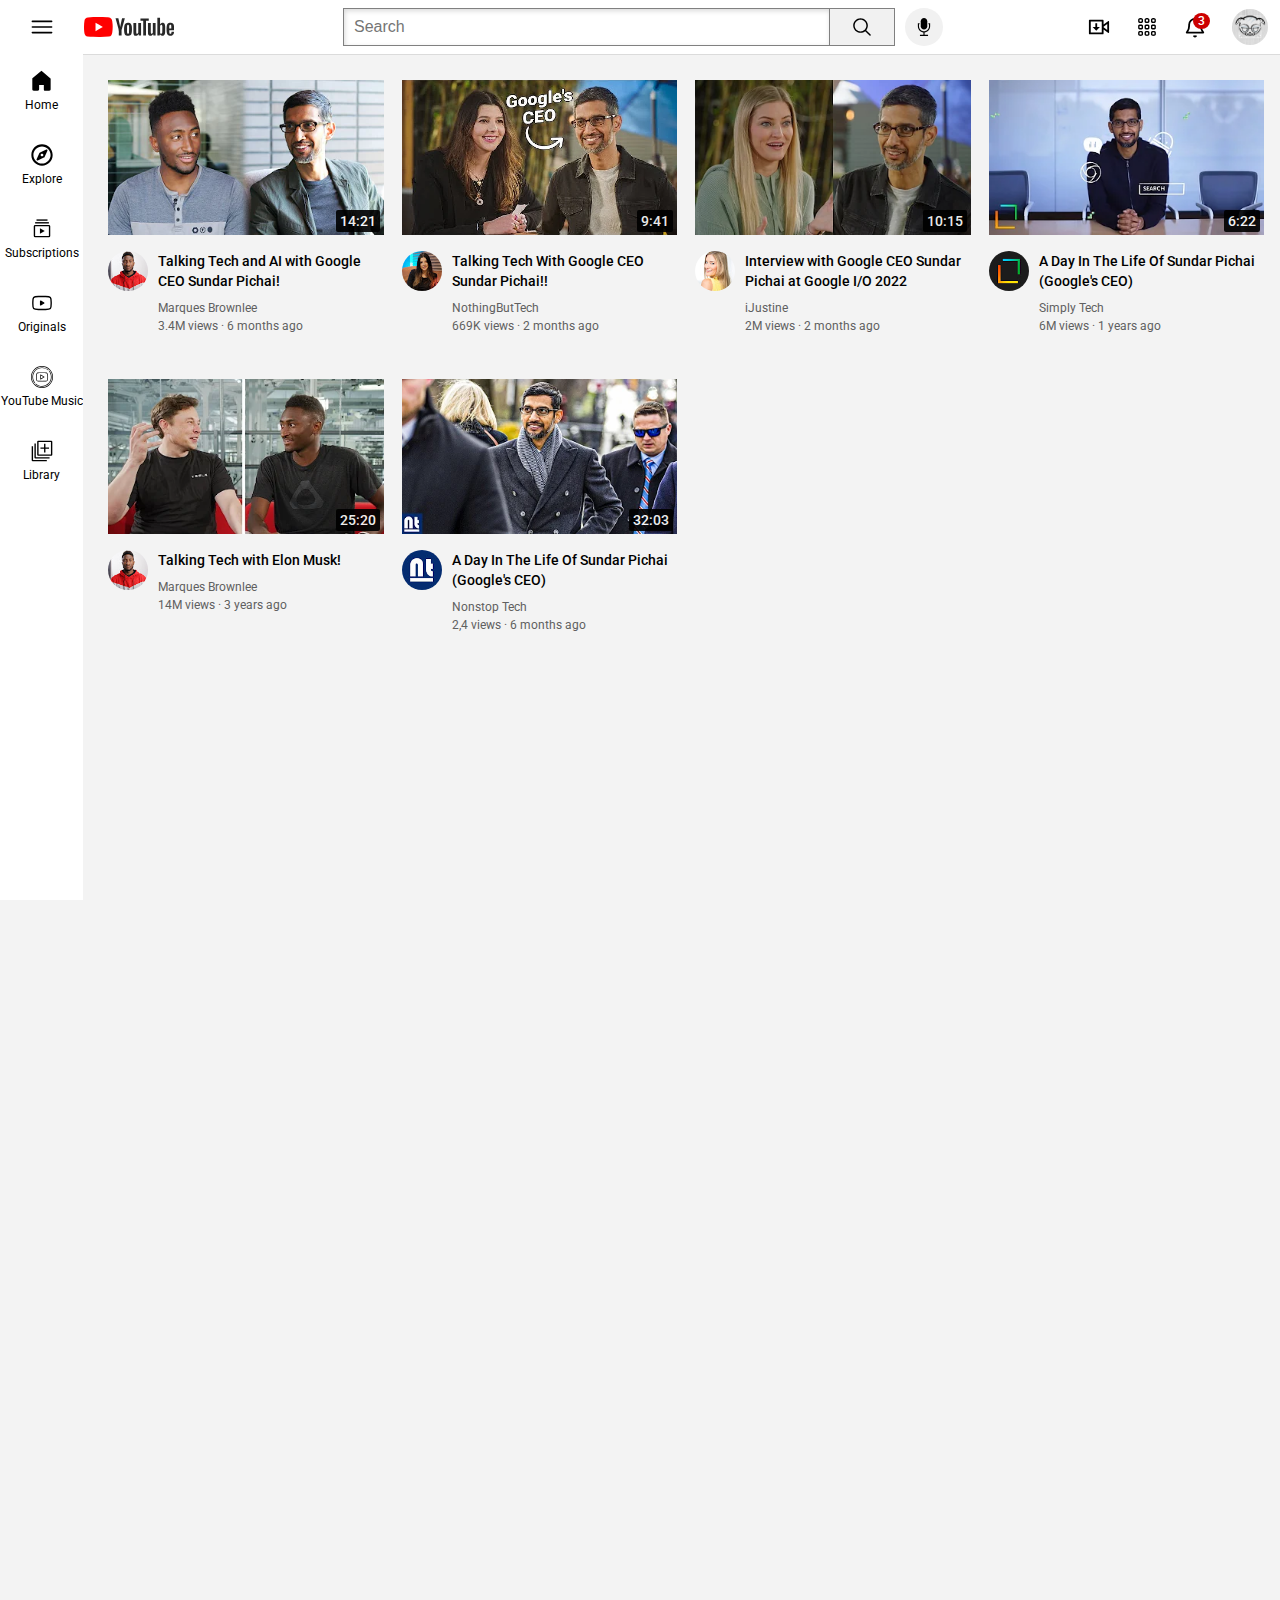
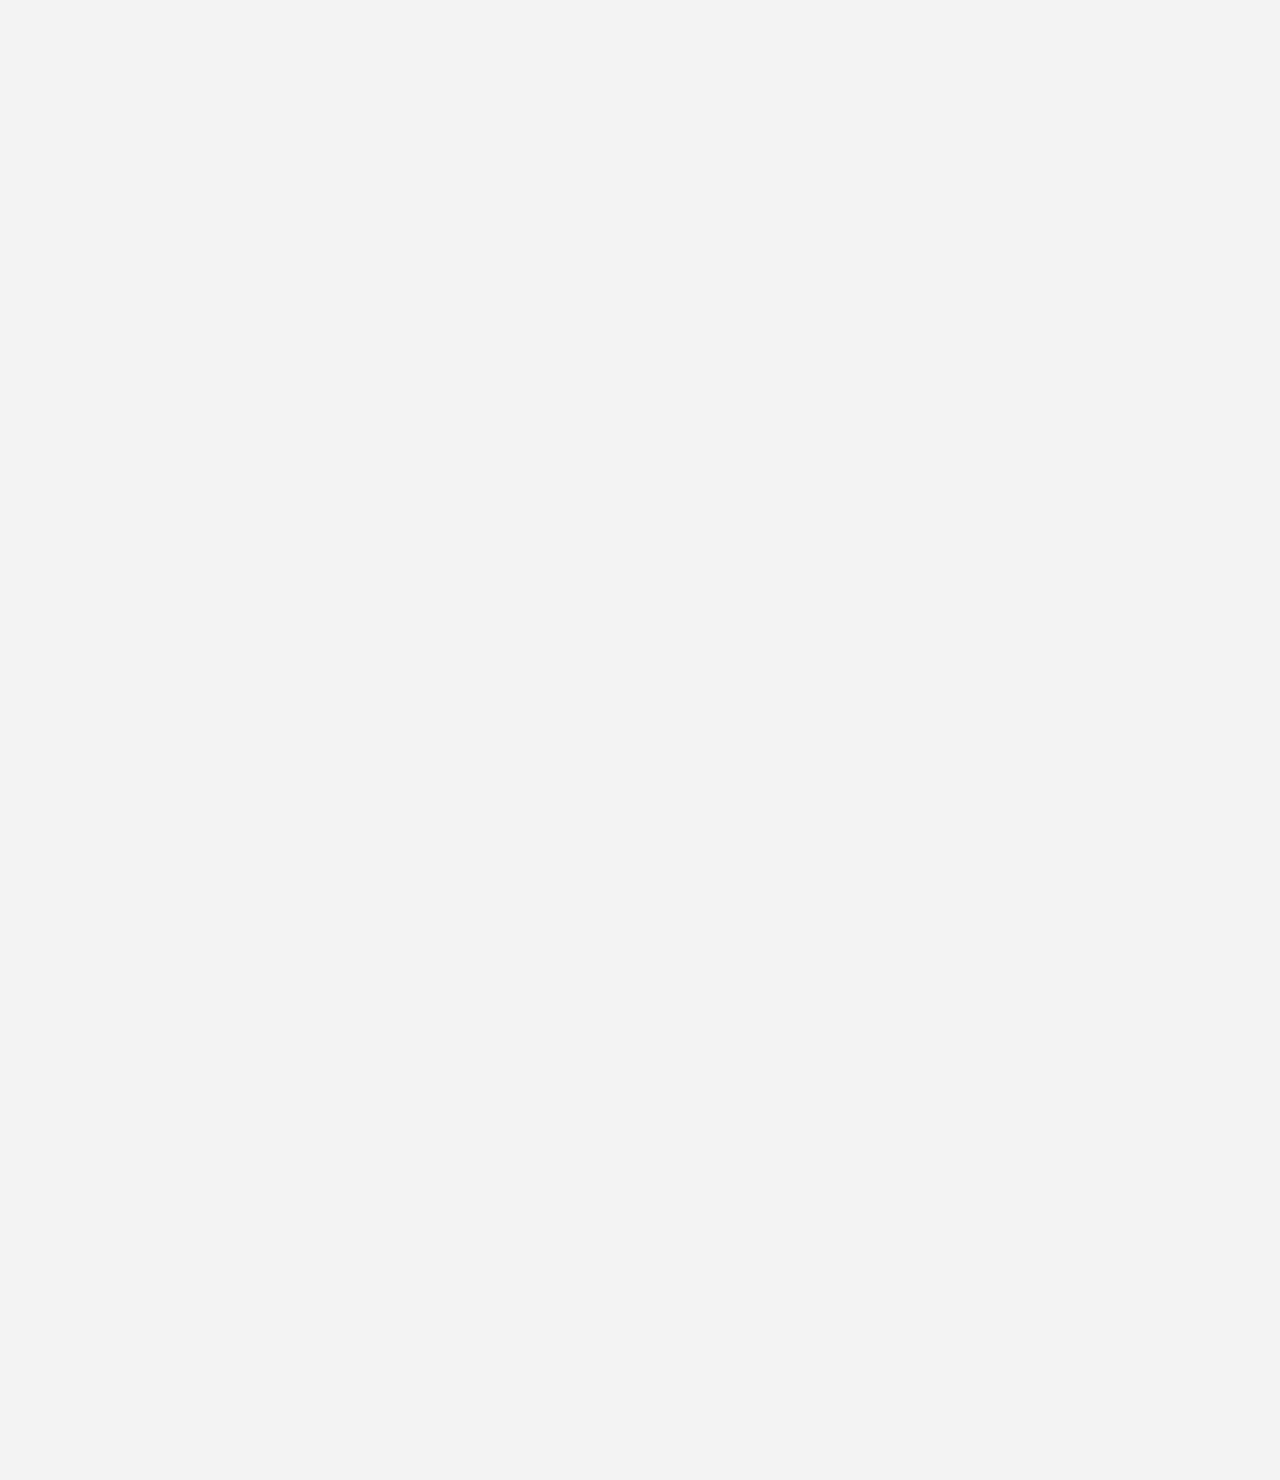
<file: index.html>
<!DOCTYPE html>
<html lang="en">
  <head>
    <meta charset="UTF-8" />
    <meta http-equiv="X-UA-Compatible" content="IE=edge" />
    <meta name="viewport" content="width=device-width, initial-scale=1.0" />
    <title>YouTube Clon</title>

    <link rel="preconnect" href="https://fonts.googleapis.com" />
    <link rel="preconnect" href="https://fonts.gstatic.com" crossorigin />
    <link
      href="https://fonts.googleapis.com/css2?family=Roboto:wght@400;500;700&display=swap"
      rel="stylesheet"
    />
    <link rel="stylesheet" href="styles/general.css" />
    <link rel="stylesheet" href="styles/header.css" />
    <link rel="stylesheet" href="styles/videoblock.css" />
    <link rel="stylesheet" href="styles/sidebar.css" />
  </head>
  <body>
    <header>
      <nav class="header-box">
        <div class="header-left">
          <img
            class="hamburger-menu"
            src="icons/hamburger-menu.svg"
            alt="hamburger-menu"
          />
          <img
            class="youtube-logo"
            src="icons/youtube-logo.svg"
            alt="youtube-logo"
          />
        </div>
        <div class="header-center">
          <input class="search-text" type="test" placeholder="Search" />
          <button class="button-search">
            <img class="search-icon" src="icons/search.svg" alt="search" />
            <div class="tooltip">Search</div>
          </button>
          <button class="button-microphone">
            <img
              class="microphone-icon"
              src="icons/microphone.svg"
              alt="microphone"
            />
            <div class="tooltip">Voice search</div>
          </button>
        </div>
        <div class="header-right">
          <img
            class="video-download-icon"
            src="icons/video-download.svg"
            alt="video-download"
          />
          <img class="apps-icons" src="icons/apps.svg" alt="apps" />
          <div class="nitfication-bell-icon-container">
            <img
              class="notification-bell-icon"
              src="icons/notification-bell.svg"
              alt="notification-bell"
            />
            <div class="nitfication-count">3</div>
          </div>
          <img
            class="iconsMyLogo"
            src="channel-pictures/iconsMyLogo.jpg"
            alt="iconsMyLogo"
          />
        </div>
      </div>

      <div class="sidebar">
        <div class="sidebar-link">
          <img class="iconsHome" src="icons/home.svg" alt="Home" />
          <div>Home</div>
        </div>
        <div class="sidebar-link">
          <img class="iconsExplore" src="icons/compass.svg" alt="Explore" />
          <div>Explore</div>
        </div>
        <div class="sidebar-link">
          <img
            class="iconsSubscriptions"
            src="icons/subscr.svg"
            alt="Subscriptions"
          />
          <div>Subscriptions</div>
        </div>
        <div class="sidebar-link">
          <img
            class="iconsOriginals"
            src="icons/youtube-originals.svg"
            alt="Originals"
          />
          <div>Originals</div>
        </div>
        <div class="sidebar-link">
          <img
            class="iconsYouTubeMusic"
            src="icons/youtube-music.svg"
            alt="Youtube Music"
          />
          <div>YouTube Music</div>
        </div>
        <div class="sidebar-link">
          <img class="iconsLibrary" src="icons/library.svg" alt="Library" />
          <div>Library</div>
        </div>
      </nav>
    </header>

    <main>
      <section class="all-grid">
        <div class="video-block-preview">
          <div class="thumbnail-row">
            <img
              class="thumbnail1"
              src="channel-pictures/thumbnail1.webp"
              alt="images1"
            />
            <div class="thumbnail-row-time">14:21</div>
          </div>
          <div class="photo-title-box">
            <div class="previewphoto-box">
              <img
                class="preview-photo1"
                src="channel-pictures/previewphoto1.jpg"
                alt="previewphoto1"
              />
            </div>
            <div class="videotitle-box">
              <p class="video-title">
                Talking Tech and AI with Google CEO Sundar Pichai!
              </p>
              <p class="video-author">Marques Brownlee</p>
              <p class="video-stats">3.4M views &#183; 6 months ago</p>
            </div>
          </div>
        </div>

        <div class="video-block-preview">
          <div class="thumbnail-row">
            <img
              class="thumbnail2"
              src="channel-pictures/thumbnail2.webp"
              alt="images2"
            />
            <div class="thumbnail-row-time">9:41</div>
          </div>
          <div class="photo-title-box">
            <div class="previewphoto-box">
              <img
                class="preview-photo2"
                src="channel-pictures/previewphoto2.jpg"
                alt="previewphoto2"
              />
            </div>
            <div class="videotitle-box">
              <p class="video-title">
                Talking Tech With Google CEO Sundar Pichai!!
              </p>
              <p class="video-author">NothingButTech</p>
              <p class="video-stats">669K views &#183; 2 months ago</p>
            </div>
          </div>
        </div>

        <div class="video-block-preview">
          <div class="thumbnail-row">
            <img
              class="thumbnail3"
              src="channel-pictures/thumbnail3.webp"
              alt="images3"
            />
            <div class="thumbnail-row-time">10:15</div>
          </div>
          <div class="photo-title-box">
            <div class="previewphoto-box">
              <img
                class="preview-photo2"
                src="channel-pictures/previewphoto3.jpg"
                alt="previewphoto3"
              />
            </div>
            <div class="videotitle-box">
              <p class="video-title">
                Interview with Google CEO Sundar Pichai at Google I/O 2022
              </p>
              <p class="video-author">iJustine</p>
              <p class="video-stats">2M views &#183; 2 months ago</p>
            </div>
          </div>
        </div>

        <div class="video-block-preview">
          <div class="thumbnail-row">
            <img
              class="thumbnail4"
              src="channel-pictures/thumbnail4.webp"
              alt="images4"
            />
            <div class="thumbnail-row-time">6:22</div>
          </div>
          <div class="photo-title-box">
            <div class="previewphoto-box">
              <img
                class="preview-photo4"
                src="channel-pictures/previewphoto4.jpg"
                alt="previewphoto4"
              />
            </div>
            <div class="videotitle-box">
              <p class="video-title">
                A Day In The Life Of Sundar Pichai (Google's CEO)
              </p>
              <p class="video-author">Simply Tech</p>
              <p class="video-stats">6M views &#183; 1 years ago</p>
            </div>
          </div>
        </div>

        <div class="video-block-preview">
          <div class="thumbnail-row">
            <img
              class="thumbnail5"
              src="channel-pictures/thumbnail5.webp"
              alt="images5"
            />
            <div class="thumbnail-row-time">25:20</div>
          </div>
          <div class="photo-title-box">
            <div class="previewphoto-box">
              <img
                class="preview-photo5"
                src="channel-pictures/previewphoto5.jpg"
                alt="previewphoto5"
              />
            </div>
            <div class="videotitle-box">
              <p class="video-title">Talking Tech with Elon Musk!</p>
              <p class="video-author">Marques Brownlee</p>
              <p class="video-stats">14M views &#183; 3 years ago</p>
            </div>
          </div>
        </div>

        <div class="video-block-preview">
          <div class="thumbnail-row">
            <img
              class="thumbnail6"
              src="channel-pictures/thumbnail6.webp"
              alt="images6"
            />
            <div class="thumbnail-row-time">32:03</div>
          </div>
          <div class="photo-title-box">
            <div class="previewphoto-box">
              <img
                class="preview-photo6"
                src="channel-pictures/previewphoto6.jpg"
                alt="previewphoto6"
              />
            </div>
            <div class="videotitle-box">
              <p class="video-title">
                A Day In The Life Of Sundar Pichai (Google's CEO)
              </p>
              <p class="video-author">Nonstop Tech</p>
              <p class="video-stats">2,4 views &#183; 6 months ago</p>
            </div>
          </div>
        </div>
      </section>
    </main>
  </body>
</html>
</file>
<file: styles/general.css>
p {
    margin-top: 0;
    margin-bottom: 0;
  }
  body {
    font-family: Roboto, Arial;
    background-color: #F3F3F3;
    height: 3000px;
    margin-top: 80px;
    margin-bottom: 0;
    margin-left: 108px;
    margin-right: 16px;
  }
</file>
<file: styles/header.css>
.header-box {
    display: flex;
    flex-direction: row;
    justify-content: space-between;
    height: 54px;
    align-items: center;
    position: fixed;
    top: 0;
    right: 0;
    left: 0;
    background-color: white;
    border-bottom-width: 1px;
    border-bottom-style: solid;
    border-bottom-color: rgb(219, 219, 219);
    z-index: 100;
  }
  .header-left {
    display: flex;
    align-items: center;
  }
  .header-center {
    flex: 1;
    display: flex;
    align-items: center;
    margin-left: 60px;
    margin-right: 36px;
    max-width: 600px;
  }
  .header-right {
    display: flex;
    width: 180px;
    align-content: center;
    justify-content: space-between;
    margin-right: 12px;
    flex-shrink: 0;
  }
  .hamburger-menu {
    height: 24px;
    margin-left: 30px;
    margin-right: 30px;
    cursor: pointer;
  }
  .youtube-logo {
    height: 90px;
    cursor: pointer;
  }
  .search-text {
    flex: 1;
    height: 34px;
    padding-left: 10px;
    font-size: 16px;
    border: 1px solid gray;
    border-radius: 1;
    box-shadow: inset 1px 2px 5px 
    rgb(0, 0, 0, 0.15);
    width: 0;
  }
  .search-text::placeholder {
    font-size: 16px;
  }
  .button-search {
    height: 38px;
    width: 66px;
    margin-right: 10px;
    border-radius: 0;
    border: 1px solid gray;
    background-color: rgb(241, 241, 241);
    margin-left: -1px;
    cursor: pointer;
    position: relative;
    display: flex;
    justify-content: center;
    align-items: center;
  }
  .button-search:hover .tooltip,
  .button-microphone:hover .tooltip {
    opacity: 1;
  }
  .button-search .tooltip {
    background-color: rgb(141, 141, 141);
    border-radius: 2px;
    color: white;
    position: absolute;
    bottom: -36px;
    padding: 7px;
    opacity: 0;
    transition: opacity 0.2s;
  }
  .button-microphone .tooltip {
    background-color: rgb(141, 141, 141);
    border-radius: 2px;
    color: white;
    position: absolute;
    bottom: -36px;
    padding: 7px;
    opacity: 0;
    width: max-content;
    transition: opacity 0.2s;
  }
  .tooltip {
    pointer-events: none;
  }
  .search-icon {
    height: 22px;
  }
  .button-microphone {
    height: 38px;
    width: 38px;
    border: none;
    border-radius: 19px;
    background-color:  rgb(241, 241, 241);
    cursor: pointer;
    position: relative;
    display: flex;
    align-items: center;
    justify-content: center;
  }
  .microphone-icon {
    height: 18px;
  }
  .video-download-icon {
    height: 22px;
    margin-top: 7px;
    cursor: pointer;
  }
  .apps-icons {
    height: 22px;
    margin-top: 7px;
    cursor: pointer;
  }
  .nitfication-bell-icon-container {
    position: relative;
  }
  .notification-bell-icon {
    height: 22px;
    margin-top: 8px;
    cursor: pointer;
  }
  .nitfication-count {
    background-color: #CC0000;
    color: white;
    position: absolute;
    top: 4px;
    font-size: 12px;
    font-weight: 500;
    right: -4px;
    padding: 1px 5px;
    border-radius: 50%;
    cursor: pointer;
  }
  .iconsMyLogo {
    height: 36px;
    border-radius: 20px;
    cursor: pointer;
  }
</file>
<file: styles/videoblock.css>
.video-title {
    margin-top: 0;
    font-size: 14px;
    font-weight: 500;
    line-height: 20px;
    margin-bottom: 10px;
  }
  .thumbnail1,
  .thumbnail2,
  .thumbnail3,
  .thumbnail4,
  .thumbnail5,
  .thumbnail6 {
    width: 100%;
  }
  .thumbnail-row {
    margin-bottom: 12px;
    position: relative;
  }
  .video-block-preview {
  }
  .photo-title-box {
    display: grid;
    grid-template-columns: 50px 1fr;
  }
  .previewphoto-box {
    width: 50px;
    vertical-align: top;
  }
  .videotitle-box {
  }
  .preview-photo1,
  .preview-photo2,
  .preview-photo3,
  .preview-photo4,
  .preview-photo5,
  .preview-photo6 {
    width: 40px;
    border-radius: 50px;
  }
  .video-author,
  .video-stats {
    font-size: 12px;
    color: rgb(96, 96, 96);
    margin-bottom: 4px;
  }
  .all-grid {
    display: grid;
    grid-template-columns: 1fr 1fr 1fr;
    column-gap: 18px;
    row-gap: 42px;
  }
  @media (max-width: 750px) {
    .all-grid {
      grid-template-columns: 1fr 1fr;
    }
  }
  @media (min-width: 999px) and (max-width: 751px) {
    .all-grid {
      grid-template-columns: 1fr 1fr 1fr;
    }
  }
  @media (min-width: 1000px) {
    .all-grid {
      grid-template-columns: 1fr 1fr 1fr 1fr;
    }
  }
  .thumbnail-row-time {
    background-color: black;
    color: white;
    position: absolute;
    bottom: 0;
    right: 0;
    margin: 7px 4px;
    border-radius: 2px;
    font-size: 14px;
    font-weight: 500;
    padding: 3px 4px;
    opacity: 0.9;
  }
</file>
<file: styles/sidebar.css>
.sidebar {
    background-color: white;
    position: fixed;
    left: 0;
    bottom: 0;
    top: 54px;
    width: 83px;
    z-index: 200;
}
.sidebar-link {
    font-family: Roboto, Arial;
    font-size: 12px;
    height: 74px;
    display: flex;
    align-items: center;
    justify-content: center;
    flex-direction: column;
    cursor: pointer;
}
.sidebar-link:hover {
    background-color: #ECECEC;
}
.sidebar-link img {
    height: 22px;
    margin-bottom: 6px;
}
</file>
